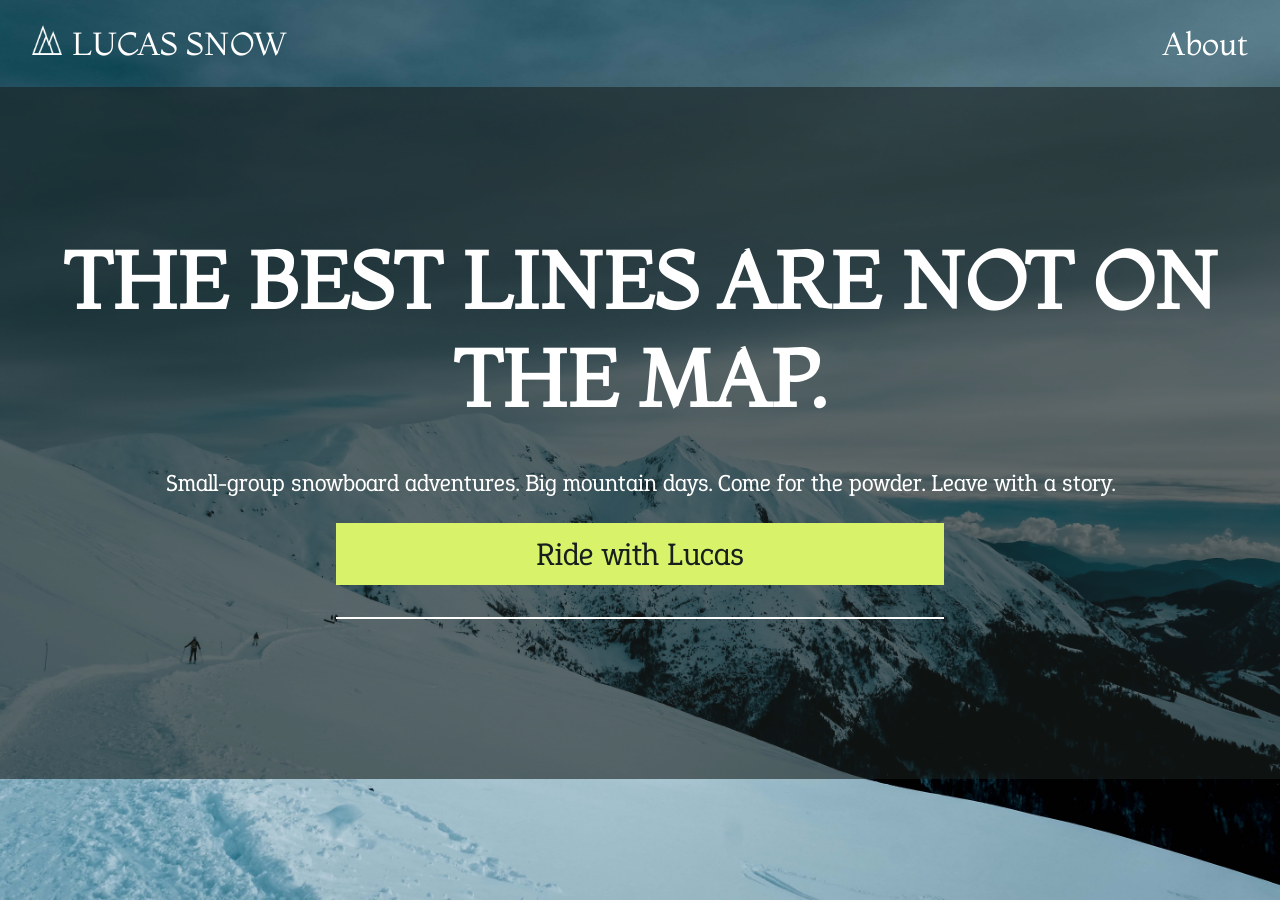
<file: index.html>
<!doctype html>
<html lang="en">
  <head>
    <meta charset="UTF-8" />
    <meta name="viewport" content="width=device-width, initial-scale=1.0" />
    <link rel="icon" href="images/brandLogo.png" type="image/x-icon" />
    <link rel="preconnect" href="https://fonts.googleapis.com" />
    <link rel="preconnect" href="https://fonts.gstatic.com" crossorigin />
    <link
      href="https://fonts.googleapis.com/css2?family=Epunda+Slab:ital,wght@0,300..900;1,300..900&family=Montaga&family=Nunito+Sans:ital,opsz,wght@0,6..12,200..1000;1,6..12,200..1000&display=swap"
      rel="stylesheet"
    />
    <link rel="stylesheet" href="style.css" />
    <title>Lucas - Snowboard Adventures</title>
  </head>
  <body>
    <section class="hero-image" title="Snowy Mountain">
      <nav>
        <ul>
          <li>
            <a href="/"
              ><img
                src="images/brandLogo.png"
                alt="LUCAS SNOW"
                style="height: 30px; width: 30px; margin-right: 10px"
              />LUCAS SNOW</a
            >
          </li>
          <li><a href="about.html">About</a></li>
        </ul>
      </nav>
      <div class="hero-content">
        <h1>The Best Lines are not on the map.</h1>
        <p class="hero-subtitle">
          Small-group snowboard adventures. Big mountain days. Come for the
          powder. Leave with a story.
        </p>
        <a href="about.html" class="primary-button">Ride with Lucas</a>
        <hr class="hero-divider" />
      </div>
    </section>
  </body>
</html>
</file>
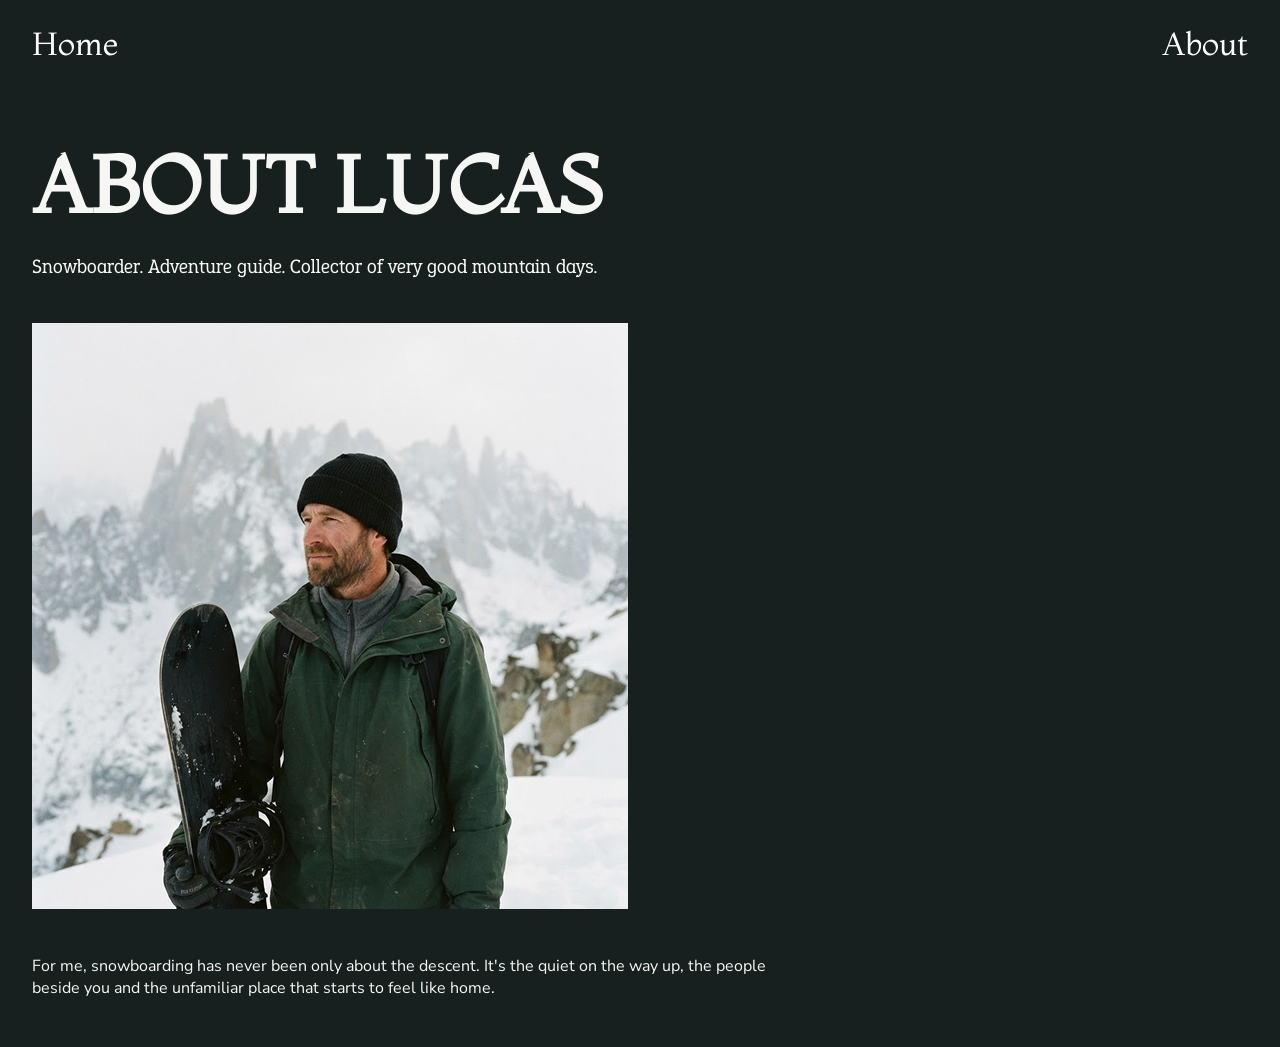
<file: about.html>
<!doctype html>
<html lang="en">
  <head>
    <meta charset="UTF-8" />
    <meta name="viewport" content="width=device-width, initial-scale=1.0" />
    <link rel="preconnect" href="https://fonts.googleapis.com" />
    <link rel="preconnect" href="https://fonts.gstatic.com" crossorigin />
    <link
      href="https://fonts.googleapis.com/css2?family=Epunda+Slab:ital,wght@0,300..900;1,300..900&family=Montaga&family=Nunito+Sans:ital,opsz,wght@0,6..12,200..1000;1,6..12,200..1000&display=swap"
      rel="stylesheet"
    />
    <link rel="stylesheet" href="style.css" />
    <title>About</title>
  </head>
  <body>
    <nav>
      <ul>
        <li><a href="index.html">Home</a></li>
        <li><a href="about.html">About</a></li>
      </ul>
    </nav>
    <section class="about-content">
      <h1>About Lucas</h1>
      <p class="about-intro">
        Snowboarder. Adventure guide. Collector of very good mountain days.
      </p>
      <img src="images/lucasPortrait.png" alt="Lucas, the snowboarder" />
      <p>
        For me, snowboarding has never been only about the descent. It's the
        quiet on the way up, the people beside you and the unfamiliar place that
        starts to feel like home.
      </p>
    </section>
  </body>
</html>
</file>
<file: style.css>
* {
  box-sizing: border-box;
}

body {
  margin: 0;
  padding: 0;
  font-family: "Nunito Sans", sans-serif;
  color: #f6f7f4;
  background-color: #18201f;
}

nav ul {
  list-style: none;
  display: flex;
  justify-content: space-between;
  align-items: center;
  margin: 0;
  padding: 1.5rem 2rem;
}

nav a {
  color: #ffffff;
  text-decoration: none;
  font-family: "Montaga", serif;
  font-size: 2rem;
}

nav a:hover {
  text-decoration: underline;
}

.hero-image {
  background-image: url("./images/heroImage.jpg");
  background-size: cover;
  background-position: center;
  min-height: 100vh;
  width: 100%;
}
.hero-content {
  background-color: rgba(24, 32, 31, 0.6);
  width: 100%;
  height: 100%;
  display: flex;
  flex-direction: column;
  padding: 8rem 2rem;
  text-align: center;
  align-items: center;
  color: #ffffff;
}
h1 {
  font-family: "Montaga", serif;
  margin: 1rem 0;
  font-size: 5rem;
  font-weight: bold;
  text-transform: uppercase;
}
.hero-subtitle {
  font-size: 1.5rem;
  font-family: "Epunda Slab", serif;
}
.primary-button {
  display: block;
  width: 50%;
  font-family: "Epunda Slab", serif;
  background-color: #d8f36a;
  color: #18201f;
  border: none;
  padding: 10px 10px;
  font-size: 2rem;
  cursor: pointer;
  text-decoration: none;
  text-align: center;
}
.primary-button:hover {
  background-color: #b0d24a;
}
.hero-divider {
  width: 50%;
  border: 1px solid #ffffff;
  margin: 2rem auto;
}

.about-content {
  max-width: 800px;
  padding: 2rem;
}

.about-content img {
  max-width: 100%;
  height: auto;
  margin: 1.5rem 0;
}

.about-intro {
  font-family: "Epunda Slab", serif;
  font-size: 1.25rem;
}

@media (max-width: 768px) {
  .hero-content {
    width: 100%;
    padding: 4rem 1.5rem;
  }
  nav a {
    font-size: 1.5rem;
  }

  h1 {
    font-size: 3rem;
  }

  .primary-button {
    width: 100%;
  }
}
</file>
